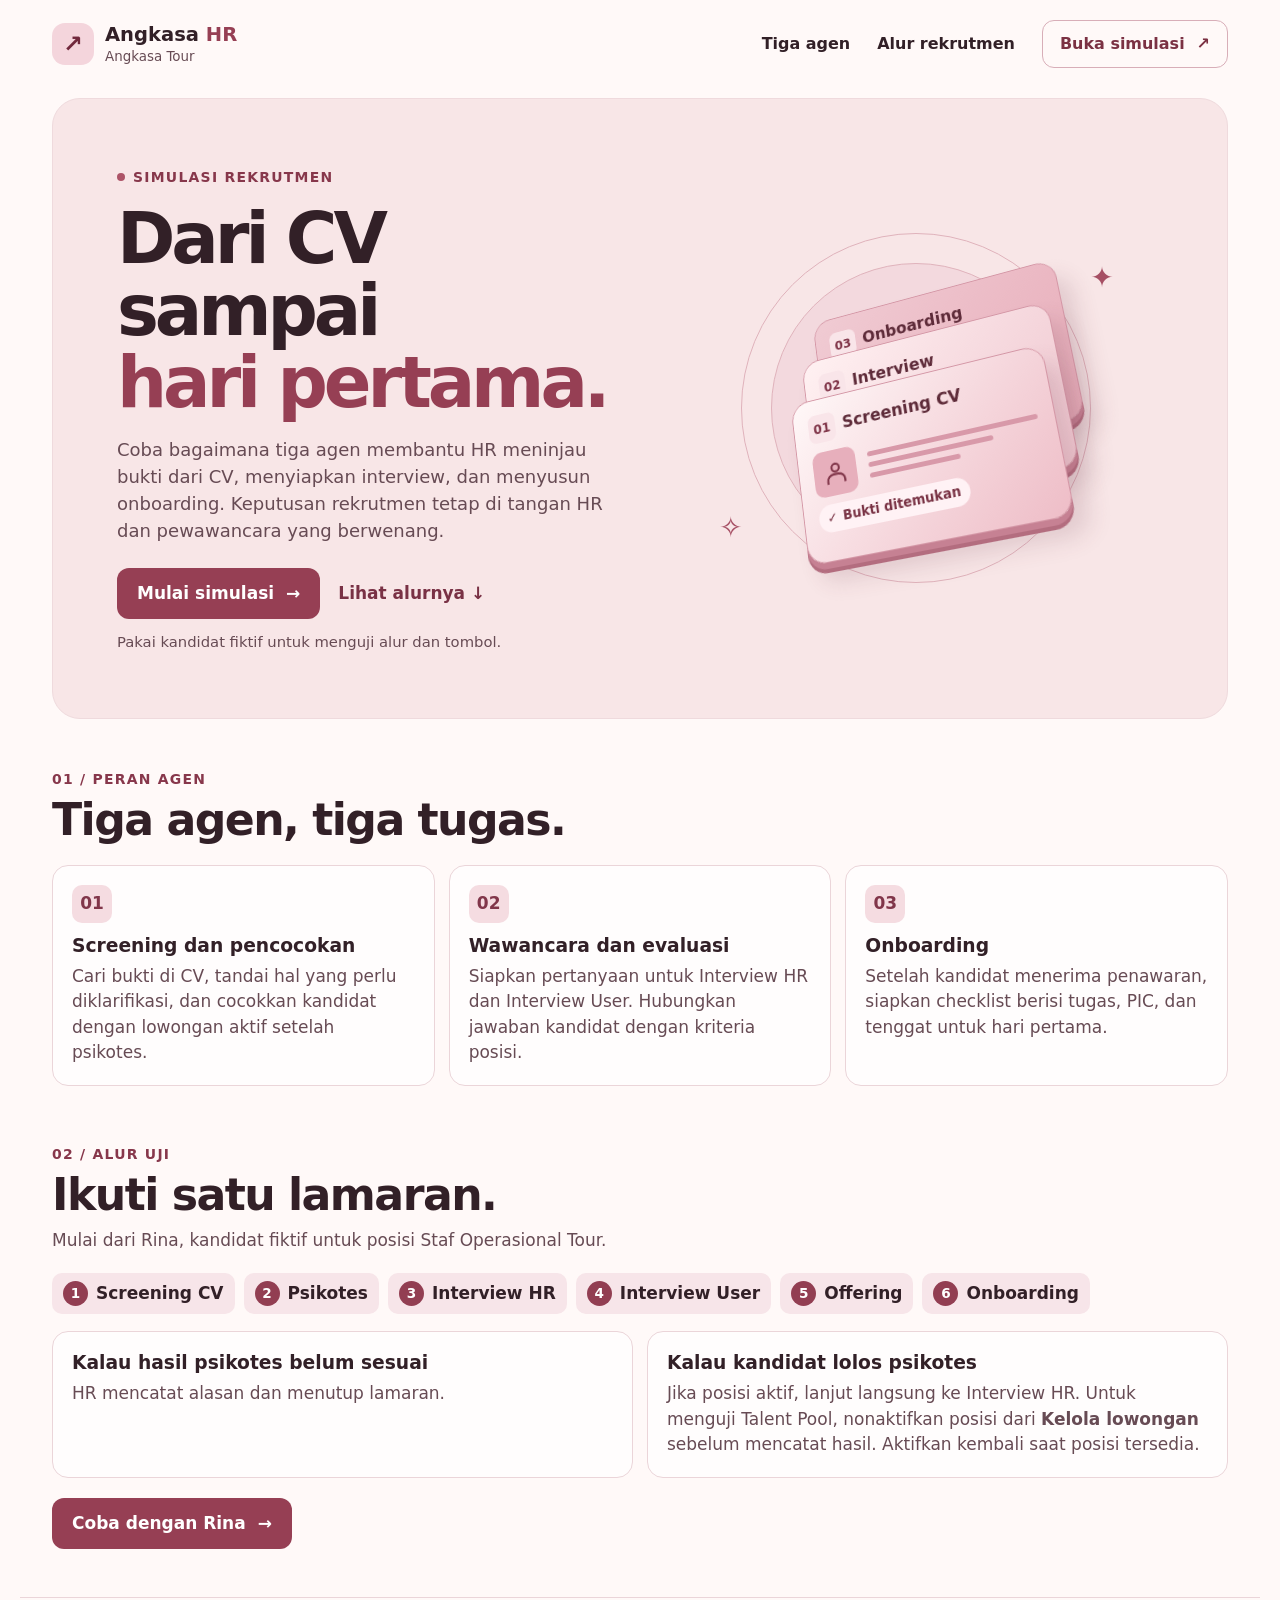
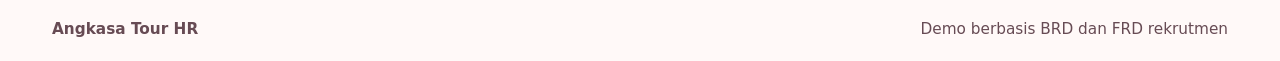
<file: index.html>
<!doctype html>
<html lang="id">
<head>
<meta charset="utf-8">
<meta name="viewport" content="width=device-width, initial-scale=1">
<meta name="description" content="Simulasi tiga agen rekrutmen Angkasa Tour, dari screening CV sampai onboarding.">
<title>Angkasa HR — Simulasi Rekrutmen</title>
<link rel="stylesheet" href="style.css">
<link rel="stylesheet" href="landing.css">
</head>
<body>
<a class="skip" href="#konten">Lewati ke konten</a>
<header class="landing-top">
  <a href="./" class="identity"><span class="brand-mark" aria-hidden="true">↗</span><span>Angkasa <b>HR</b><small>Angkasa Tour</small></span></a>
  <nav aria-label="Navigasi utama"><a href="#agen">Tiga agen</a><a href="#alur">Alur rekrutmen</a><a class="outline" href="simulasi.html">Buka simulasi <span aria-hidden="true">↗</span></a></nav>
</header>
<main id="konten" class="landing">
<section class="hero" aria-labelledby="hero-title">
  <div class="hero-copy">
    <p class="tag"><span></span> SIMULASI REKRUTMEN</p>
    <h1 id="hero-title">Dari CV sampai <em>hari pertama.</em></h1>
    <p>Coba bagaimana tiga agen membantu HR meninjau bukti dari CV, menyiapkan interview, dan menyusun onboarding. Keputusan rekrutmen tetap di tangan HR dan pewawancara yang berwenang.</p>
    <div class="hero-actions"><a class="cta" href="simulasi.html">Mulai simulasi <span aria-hidden="true">→</span></a><a class="quiet" href="#alur">Lihat alurnya <span aria-hidden="true">↓</span></a></div>
    <p class="demo-note">Pakai kandidat fiktif untuk menguji alur dan tombol.</p>
  </div>
  <div class="scene" role="img" aria-label="Ilustrasi 3D tiga kartu bertumpuk untuk screening, interview, dan onboarding">
    <div class="orbit orbit-outer"></div><div class="orbit orbit-inner"></div>
    <div class="spark one">✦</div><div class="spark two">✧</div>
    <div class="stack">
      <div class="tile tile-back"><span class="tile-id">03</span><span class="tile-label">Onboarding</span></div>
      <div class="tile tile-mid"><span class="tile-id">02</span><span class="tile-label">Interview</span></div>
      <div class="tile tile-front">
        <span class="tile-id">01</span><span class="tile-label">Screening CV</span>
        <div class="document"><span class="avatar" aria-hidden="true"><svg width="32" height="32" viewBox="0 0 24 24" fill="none" stroke="currentColor" stroke-width="1.7"><circle cx="12" cy="8" r="3"/><path d="M5 20v-2a5 5 0 0 1 5-5h4a5 5 0 0 1 5 5v2"/></svg></span><div><i></i><i></i><i></i></div></div>
        <span class="evidence"><span aria-hidden="true">✓</span> Bukti ditemukan</span>
      </div>
    </div>
  </div>
</section>
<section class="section" id="agen" aria-labelledby="agents-title">
  <div class="section-intro"><p class="tag">01 / PERAN AGEN</p><h2 id="agents-title">Tiga agen, tiga tugas.</h2></div>
  <div class="agent-grid">
    <article><span class="agent-num">01</span><h3>Screening dan pencocokan</h3><p>Cari bukti di CV, tandai hal yang perlu diklarifikasi, dan cocokkan kandidat dengan lowongan aktif setelah psikotes.</p></article>
    <article><span class="agent-num">02</span><h3>Wawancara dan evaluasi</h3><p>Siapkan pertanyaan untuk Interview HR dan Interview User. Hubungkan jawaban kandidat dengan kriteria posisi.</p></article>
    <article><span class="agent-num">03</span><h3>Onboarding</h3><p>Setelah kandidat menerima penawaran, siapkan checklist berisi tugas, PIC, dan tenggat untuk hari pertama.</p></article>
  </div>
</section>
<section class="section flow" id="alur" aria-labelledby="flow-title">
  <div class="section-intro"><p class="tag">02 / ALUR UJI</p><h2 id="flow-title">Ikuti satu lamaran.</h2><p>Mulai dari Rina, kandidat fiktif untuk posisi Staf Operasional Tour.</p></div>
  <ol class="route"><li>Screening CV</li><li>Psikotes</li><li>Interview HR</li><li>Interview User</li><li>Offering</li><li>Onboarding</li></ol>
  <div class="branch"><div><h3>Kalau hasil psikotes belum sesuai</h3><p>HR mencatat alasan dan menutup lamaran.</p></div><div><h3>Kalau kandidat lolos psikotes</h3><p>Jika posisi aktif, lanjut langsung ke Interview HR. Untuk menguji Talent Pool, nonaktifkan posisi dari <strong>Kelola lowongan</strong> sebelum mencatat hasil. Aktifkan kembali saat posisi tersedia.</p></div></div>
  <a class="cta" href="simulasi.html">Coba dengan Rina <span aria-hidden="true">→</span></a>
</section>
</main>
<footer class="landing-footer"><strong>Angkasa Tour HR</strong><span>Demo berbasis BRD dan FRD rekrutmen</span></footer>
</body>
</html>
</file>
<file: style.css>
:root{font:15px/1.5 system-ui,sans-serif;color:#162640;background:#f3f6fb;--line:#e1e7f0;--muted:#52647c;--blue:#2356d8}
*{box-sizing:border-box}body{margin:0}button,input,textarea,select{font:inherit}button{cursor:pointer;border:1px solid #cbd5e3;background:white;color:inherit;border-radius:9px;padding:.65rem .95rem;font-weight:650}button:hover{background:#edf3ff}button:disabled{opacity:.55;cursor:wait}button:focus-visible,a:focus-visible,input:focus-visible,textarea:focus-visible,select:focus-visible{outline:3px solid #6998ff;outline-offset:2px}.primary{background:var(--blue);color:white;border-color:var(--blue)}.primary:hover{background:#1946be}.danger{color:#a62038}.link{border:0;background:transparent;padding:.25rem;color:#234caf}.top{background:#101f39;color:white;display:flex;justify-content:space-between;align-items:center;padding:16px max(5vw,20px)}.brand{display:flex;gap:12px;align-items:center;font-weight:800;letter-spacing:.08em}.brand b{color:#9bb9ff}.brand small{display:block;color:#bdcbea;font-size:.65rem;letter-spacing:.13em}.logo{display:grid;place-items:center;background:#305edc;border-radius:11px;width:42px;height:42px;font-size:1.6rem}.badge{display:inline-flex;align-items:center;padding:.28rem .65rem;border-radius:99px;background:#eaf0ff;color:#244898;font-size:.73rem;font-weight:750;letter-spacing:.035em}.top .badge{background:#263958;color:#e3ebff}main{max-width:1250px;margin:auto;padding:36px 24px 20px}.intro,.panel-head,.candidate-head{display:flex;justify-content:space-between;align-items:center;gap:12px}.intro{margin-bottom:26px}.eyebrow{font-size:.73rem;color:#3c5da2;font-weight:800;letter-spacing:.12em}h1,h2,h3,p{margin:0}h1{font-size:clamp(1.9rem,4vw,2.75rem);letter-spacing:-.045em;line-height:1.2;margin:5px 0}h2{font-size:1.05rem}h3{font-size:1rem}.intro p,.muted,.foot{color:var(--muted)}.stats{display:grid;grid-template-columns:repeat(4,1fr);gap:12px;margin-bottom:18px}.stat,.panel{background:white;border:1px solid var(--line);border-radius:14px}.stat{padding:12px 16px;color:var(--muted);font-size:.85rem}.stat strong{display:block;font-size:1.55rem;color:#182c4d}.layout{display:grid;grid-template-columns:minmax(230px, .85fr) minmax(0, 2.25fr);gap:16px;align-items:start}.panel{padding:18px;min-width:0}.panel-head{margin-bottom:12px}input,textarea,select{width:100%;background:#fff;border:1px solid #cad6e5;border-radius:8px;padding:.65rem .75rem;color:inherit}textarea{min-height:100px;resize:vertical}.person{width:100%;text-align:left;margin-top:8px;border-color:transparent;display:block}.person[aria-current=true]{background:#edf3ff;border-color:#bbcef8}.person small{display:block;font-weight:450;color:var(--muted);overflow-wrap:anywhere}.candidate-head h2{font-size:1.65rem;overflow-wrap:anywhere}.pipeline{list-style:none;margin:16px 0;padding:0;display:flex;flex-wrap:wrap;gap:6px}.pipeline li{border-radius:7px;padding:.3rem .55rem;background:#eff2f7;color:#52647c;font-size:.76rem}.pipeline li[aria-current=step]{background:#2356d8;color:white;font-weight:750}.pipeline .passed{background:#e8f6ee;color:#1b6647}.task{padding:15px;background:#f5f8ff;border:1px solid #d9e5ff;border-radius:11px;margin:12px 0}.task p{margin-top:4px}.actions{display:flex;flex-wrap:wrap;gap:8px;margin-top:12px}.result,details{border-top:1px solid var(--line);padding:12px 0;overflow-wrap:anywhere}.result p,details p{white-space:pre-wrap;color:#334962;margin-top:6px}summary{cursor:pointer;font-weight:650}.foot{font-size:.72rem;letter-spacing:.11em;margin-top:20px}.foot span{margin:0 .3rem}dialog{width:min(510px,calc(100% - 24px));border:1px solid var(--line);border-radius:14px;padding:20px;color:inherit}dialog::backdrop{background:#10213c88}form label{display:block;font-weight:650;margin-bottom:12px}form label input,form label textarea,form label select{display:block;margin-top:4px}.error{color:#a62038;margin-top:6px}#notice{position:fixed;bottom:12px;right:12px;max-width:calc(100% - 24px);background:#101f39;color:white;padding:10px 14px;border-radius:8px}#notice:empty{display:none}.sr{position:absolute;width:1px;height:1px;overflow:hidden;clip-path:inset(50%)}@media(max-width:720px){main{padding:23px 12px}.layout{grid-template-columns:1fr}.stats{grid-template-columns:repeat(2,1fr)}.intro{align-items:flex-start;flex-direction:column}.panel{padding:14px}}

/* Recruitment simulator palette */
:root{font-size:17px;color:#322027;background:#fff9f8;--blue:#963f54;--muted:#674b54;--line:#ebd5d9}
.top{background:#492633}.top .badge{background:#703e4e;color:#fff0f3}.brand b{color:#ffd4dd}.brand small{color:#f3d9df}.logo{background:#963f54}.badge{background:#f5dce2;color:#793044}.primary:hover{background:#793144}.link{color:#83384c}.task,.person[aria-current=true]{background:#fff1f3;border-color:#eac3cd}.pipeline li[aria-current=step]{background:#963f54}.eyebrow{color:#87374b}.intro h1{color:#322027}.stat strong{color:#492633}.result p,details p{color:#523943}.top a{color:#fff0f3;text-decoration:none}.sim-nav{display:flex;gap:12px;align-items:center}.sim-nav>a{font-weight:650;font-size:.88rem}.sim-nav>a:hover{text-decoration:underline}button:hover{background:#fff0f3}.primary:hover{background:#793144}.person small,.pipeline li{font-size:.86rem}.stat{font-size:.91rem}.top .brand{font-size:.95rem}
</file>
<file: landing.css>
:root{--ink:#322027;--muted:#674b54;--rose:#963f54;--paper:#fff9f8;--line:#ebd5d9;--blue:#963f54;color:var(--ink);background:var(--paper);font-size:17px}
html{scroll-behavior:smooth}a{color:inherit}a:focus-visible,button:focus-visible{outline-color:#943851}.skip{position:absolute;left:12px;top:12px;transform:translateY(-160%);background:white;padding:10px;z-index:10}.skip:focus{transform:none}
.landing-top,.landing-footer{display:flex;justify-content:space-between;align-items:center;gap:16px;max-width:1240px;margin:auto;padding:20px 32px}.landing-top a{text-decoration:none}.identity{display:flex;align-items:center;gap:11px;font-weight:800;font-size:1.15rem;line-height:1.2;white-space:nowrap}.identity b{color:var(--rose)}.identity small{display:block;font-size:.79rem;font-weight:500;color:var(--muted);margin-top:3px}.brand-mark{display:grid;place-items:center;width:42px;height:42px;border-radius:13px;color:#71283c;background:#f4d5dc;font-size:1.4rem}.landing-top nav{display:flex;align-items:center;gap:27px;font-size:.94rem;font-weight:650}.landing-top nav a:hover,.quiet:hover{text-decoration:underline}.outline,.cta{display:inline-flex;align-items:center;justify-content:center;gap:12px;border-radius:12px;padding:11px 17px;text-decoration:none}.outline{border:1px solid #d8aeb8;color:#7b3143}.cta{background:var(--rose);color:white;font-weight:750;padding:13px 20px}.cta:hover{background:#793144}.landing{max-width:1240px;padding:10px 32px 40px}.hero{display:grid;grid-template-columns:1.08fr 1fr;gap:20px;align-items:center;background:#f8e6e7;border:1px solid #efdadd;border-radius:28px;padding:clamp(24px,5vw,65px);overflow:hidden}.hero-copy{position:relative;z-index:1}.tag{display:inline-flex;align-items:center;gap:8px;color:#87374b;font-size:.82rem;font-weight:800;letter-spacing:.09em}.tag span{height:8px;width:8px;border-radius:50%;background:#ad5468}.hero h1{font-size:clamp(2.55rem,5.5vw,4.7rem);line-height:1.02;letter-spacing:-.058em;margin:16px 0}.hero h1 em{display:block;color:#963f54;font-style:normal}.hero-copy>p:not(.tag){color:var(--muted);max-width:44ch;font-size:1.06rem}.hero-actions{display:flex;align-items:center;flex-wrap:wrap;gap:18px;margin-top:24px}.quiet{font-weight:700;color:#793145;text-decoration:none}.hero-copy .demo-note{margin-top:12px;font-size:.87rem!important}
.scene{position:relative;display:grid;place-items:center;min-height:370px;isolation:isolate;perspective:900px}.orbit{position:absolute;aspect-ratio:1;border-radius:50%;border:1px solid #dfb2bb;width:min(100%,350px);z-index:-1}.orbit-inner{width:min(82%,290px);background:#f3d9de}.spark{position:absolute;color:#a64f64;font-size:1.65rem}.spark.one{top:9%;right:10%}.spark.two{bottom:12%;left:10%}.stack{width:min(77%,270px);height:260px;position:relative;transform:rotateX(13deg) rotateY(-18deg) rotateZ(-9deg);transform-style:preserve-3d}.tile{position:absolute;inset:0 0 auto;height:169px;border-radius:20px;padding:16px;background:linear-gradient(135deg,#fff8f8,#eebdc7);border:1px solid #d497a6;box-shadow:0 6px 0 #c68193,0 10px 0 #b36d7f,12px 19px 22px #69314229}.tile-back{transform:translate(25px,1px) translateZ(-28px);background:linear-gradient(135deg,#f0cbd3,#e8adba)}.tile-mid{transform:translate(12px,49px) translateZ(-14px);background:linear-gradient(135deg,#fff1f2,#efc6cf)}.tile-front{transform:translateY(96px)}.tile-id{display:inline-grid;place-items:center;background:#f9e5e9;color:#803549;border-radius:8px;width:30px;height:30px;font-weight:800;font-size:.8rem}.tile-label{font-weight:800;color:#5e2b39;margin-left:8px}.document{margin:10px 0 8px;display:grid;grid-template-columns:48px 1fr;gap:12px;align-items:center}.avatar{width:47px;height:47px;border-radius:10px;display:grid;place-items:center;background:#e7afbc;color:#81364a}.document i{display:block;background:#d899a9;border-radius:10px;height:5px;margin:6px 0}.document i:nth-child(2){width:74%}.document i:nth-child(3){width:54%}.evidence{display:inline-flex;gap:6px;background:#fff2f5;color:#783143;border-radius:20px;padding:4px 9px;font-size:.78rem;font-weight:750}
.section{padding:47px 0 8px;scroll-margin-top:18px}.section-intro{margin-bottom:19px}.section h2{font-size:clamp(1.8rem,4vw,2.6rem);line-height:1.15;margin:4px 0 7px;letter-spacing:-.035em}.section h3{font-size:1.1rem;line-height:1.28;margin:0 0 6px}.section p{color:var(--muted)}.section .tag{color:#87374b}.agent-grid,.branch{display:grid;gap:14px}.agent-grid{grid-template-columns:repeat(3,minmax(0,1fr))}.agent-grid article,.branch>div{padding:19px;border:1px solid var(--line);background:#fffdfd;border-radius:16px}.agent-num{display:inline-grid;place-items:center;margin-bottom:11px;border-radius:10px;background:#f5dce1;color:#81364a;width:40px;height:38px;font-weight:800}.route{display:flex;flex-wrap:wrap;gap:9px;padding:0;list-style:none;counter-reset:step}.route li{counter-increment:step;display:flex;gap:8px;align-items:center;background:#f7e5e9;border-radius:10px;padding:8px 11px;font-weight:650}.route li::before{content:counter(step);display:grid;place-items:center;background:#923e52;color:white;border-radius:50%;width:25px;height:25px;font-size:.8rem}.branch{grid-template-columns:1fr 1fr;margin:16px 0 20px}.landing-footer{border-top:1px solid var(--line);color:var(--muted);font-size:.9rem}
@media(max-width:880px){.hero{grid-template-columns:1fr 0.85fr;padding:28px}.landing-top,.landing,.landing-footer{padding-left:20px;padding-right:20px}.landing-top nav{gap:15px}}
@media(max-width:700px){.hero{grid-template-columns:1fr;padding:24px}.scene{min-height:290px}.stack{height:240px}.landing-top nav>a:not(.outline){display:none}.agent-grid,.branch{grid-template-columns:1fr}.section{padding-top:33px}.landing-footer{align-items:flex-start;flex-direction:column;gap:4px}}
@media(max-width:380px){.landing-top,.landing,.landing-footer{padding-left:12px;padding-right:12px}.hero{padding:18px}.stack{width:75%}.outline{padding:8px}.landing-top{gap:8px}}
@media(prefers-reduced-motion:reduce){html{scroll-behavior:auto}}
</file>
